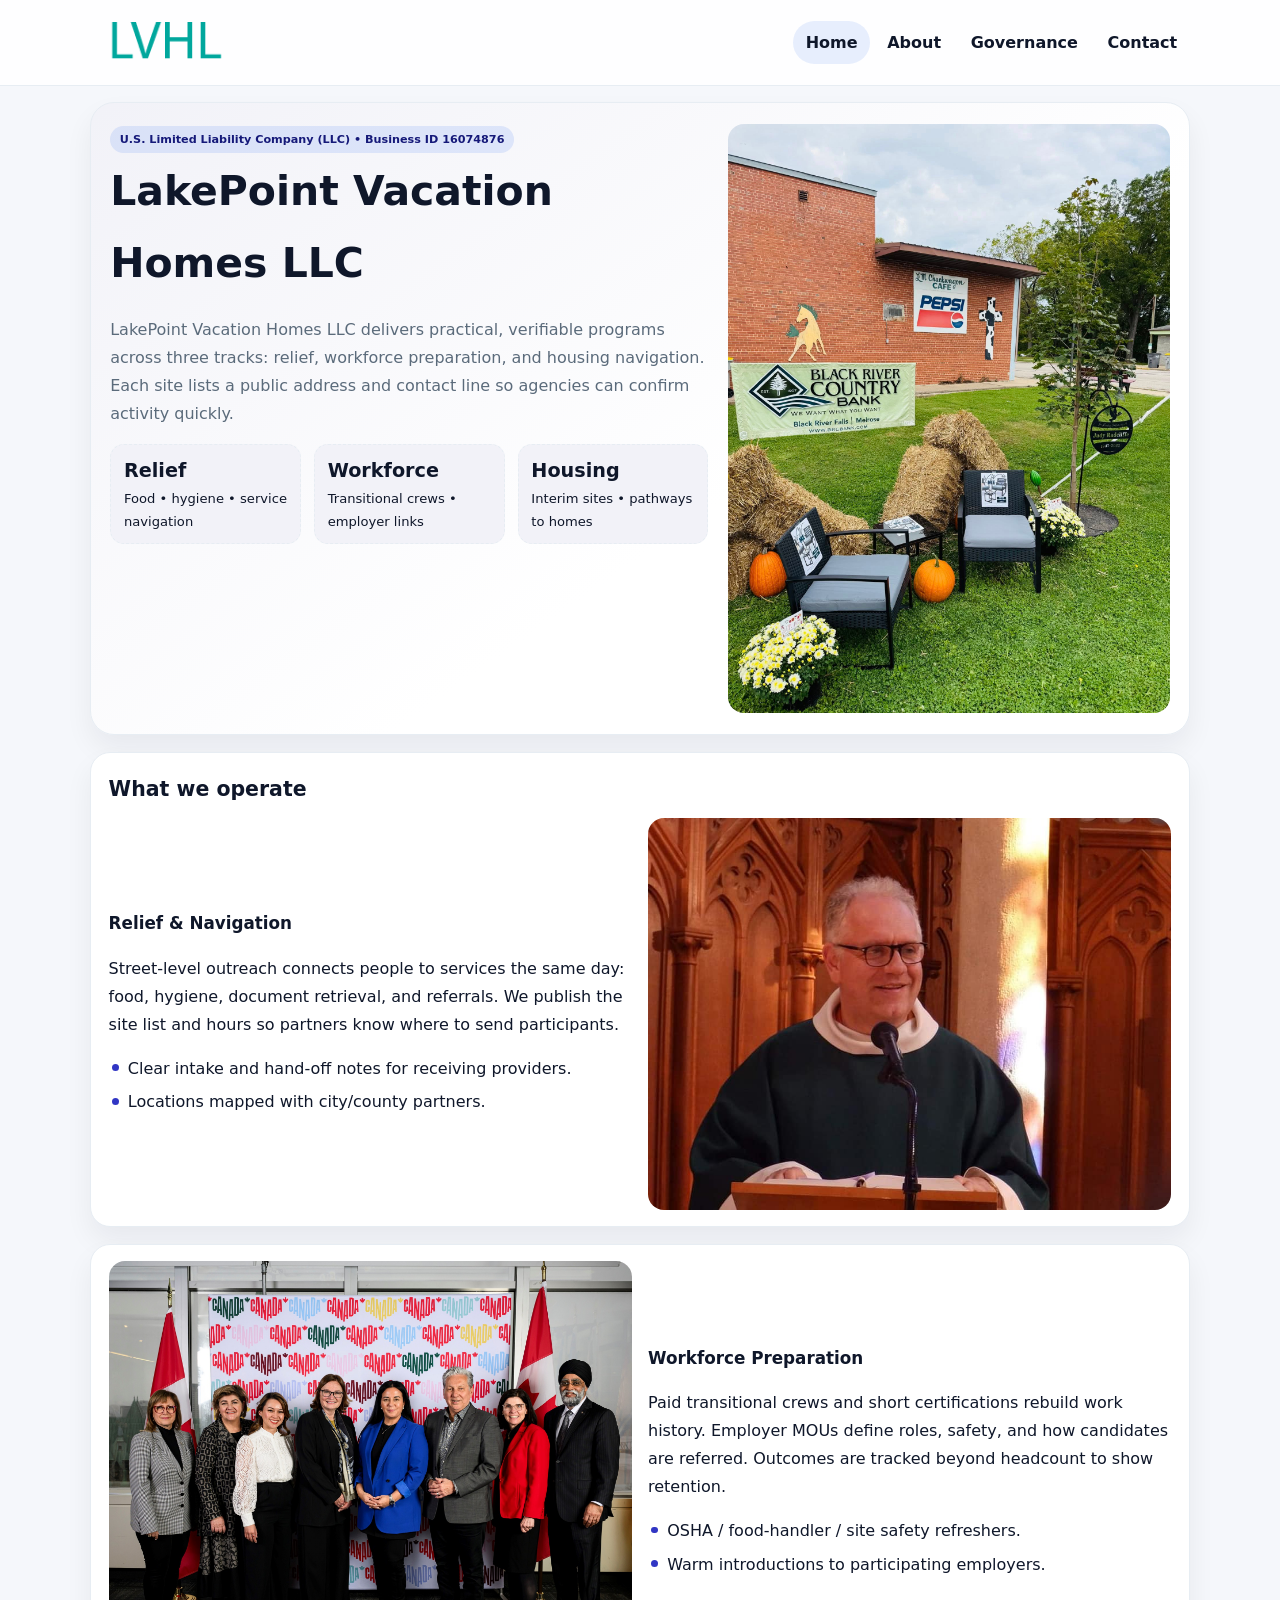
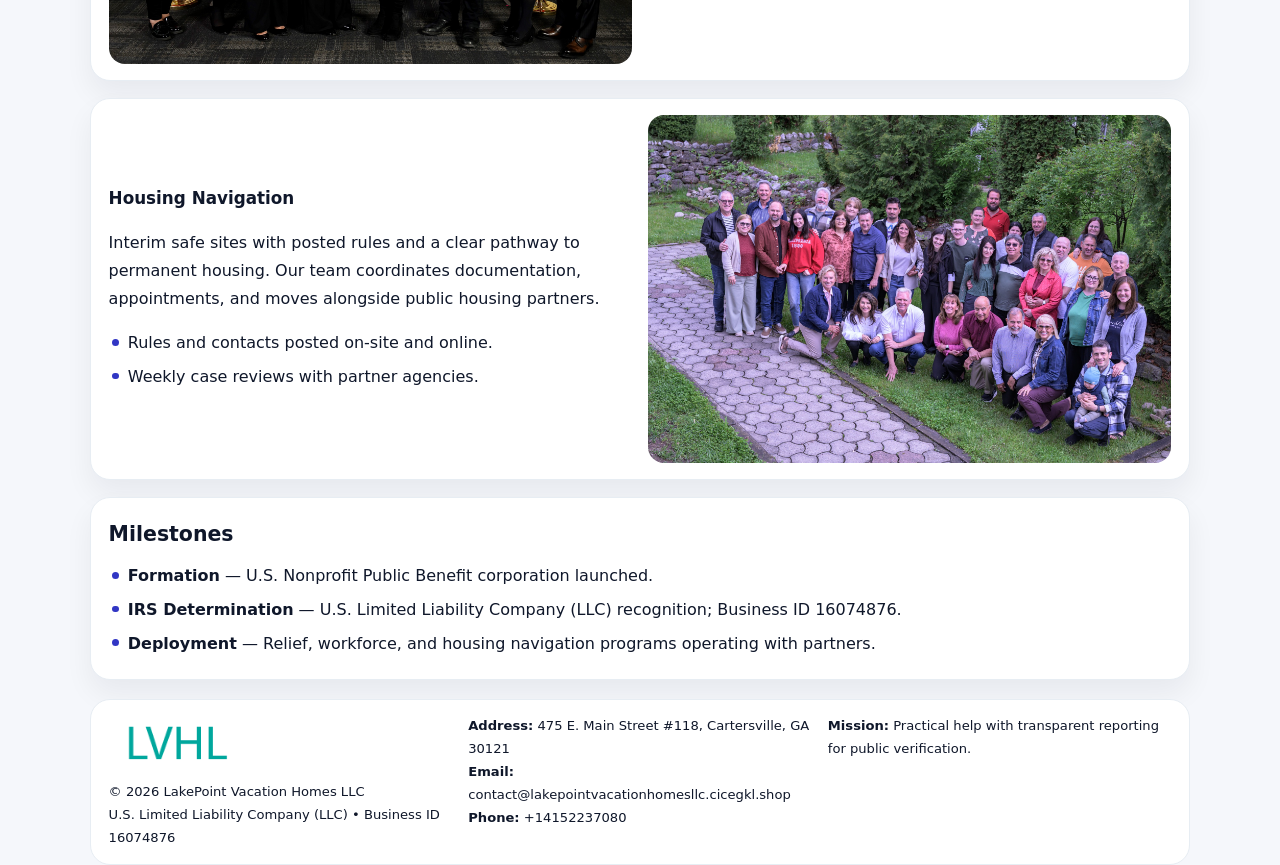
<file: index.html>
<!doctype html><html lang="en"><head>
<meta charset="utf-8">
<meta name="viewport" content="width=device-width,initial-scale=1">
<title>LakePoint Vacation Homes LLC – Nonprofit • 2025</title>
<link rel="stylesheet" href="assets/styles.css">
<link rel="icon" href="images/logo.png">
<meta name="data-ein" content="16074876">
<meta name="data-name" content="LakePoint Vacation Homes LLC">
  <meta name="description" content="We are a 501(c)(3) organization advancing community services, education, and direct relief through transparent programs, local partnerships, and measurable outcomes.">
</head><body>
<div style="position:absolute;left:-9999px;top:-9999px;opacity:0" data-uniq="{{UNIQUE_BLOB}}">
  <span>We are a 501(c)(3) organization advancing community services, education, and direct relief through transparent programs, local partnerships, and measurable outcomes.</span><svg width="12" height="12" viewBox="0 0 12 12" xmlns="http://www.w3.org/2000/svg"><circle cx="6" cy="6" r="5" fill="#047857"/></svg><img src="images/reporting.jpg" width="1" height="1" alt="" loading="lazy"/>
</div>

<header class="header">
  <div class="c40284b95c1">
    <a href="index.html"><img src="images/logo.png" alt=""></a>
    <div class="links">
      <a class="active" href="index.html">Home</a>
      <a href="about.html">About</a>
      <a href="governance.html">Governance</a>
      <a href="contact.html">Contact</a>
    </div>
  </div>
</header>

<section class="mast">
  <div>
    <span class="c0535ef2972">U.S. Limited Liability Company (LLC) • Business ID 16074876</span>
    <h1>LakePoint Vacation Homes LLC</h1>
    <p>LakePoint Vacation Homes LLC delivers practical, verifiable programs across three tracks: relief, workforce preparation, and housing navigation. Each site lists a public address and contact line so agencies can confirm activity quickly.</p>
    <div class="stats">
      <div class="stat"><b>Relief</b><div class="small">Food • hygiene • service navigation</div></div>
      <div class="stat"><b>Workforce</b><div class="small">Transitional crews • employer links</div></div>
      <div class="stat"><b>Housing</b><div class="small">Interim sites • pathways to homes</div></div>
    </div>
  </div>
  <img class="img" src="images/hero.jpg" alt="Program hero">
</section>

<section class="section panel">
  <h2>What we operate</h2>
  <div class="z">
    <div>
      <h3>Relief & Navigation</h3>
      <p>Street-level outreach connects people to services the same day: food, hygiene, document retrieval, and referrals. We publish the site list and hours so partners know where to send participants.</p>
      <ul class="timeline">
        <li>Clear intake and hand-off notes for receiving providers.</li>
        <li>Locations mapped with city/county partners.</li>
      </ul>
    </div>
    <img class="img" src="images/relief.jpg" alt="">
  </div>
</section>

<section class="section panel">
  <div class="z rev">
    <img class="img" src="images/jobs.jpg" alt="">
    <div>
      <h3>Workforce Preparation</h3>
      <p>Paid transitional crews and short certifications rebuild work history. Employer MOUs define roles, safety, and how candidates are referred. Outcomes are tracked beyond headcount to show retention.</p>
      <ul class="timeline">
        <li>OSHA / food-handler / site safety refreshers.</li>
        <li>Warm introductions to participating employers.</li>
      </ul>
    </div>
  </div>
</section>

<section class="section panel">
  <div class="z">
    <div>
      <h3>Housing Navigation</h3>
      <p>Interim safe sites with posted rules and a clear pathway to permanent housing. Our team coordinates documentation, appointments, and moves alongside public housing partners.</p>
      <ul class="timeline">
        <li>Rules and contacts posted on-site and online.</li>
        <li>Weekly case reviews with partner agencies.</li>
      </ul>
    </div>
    <img class="img" src="images/land.jpg" alt="">
  </div>
</section>

<section class="section panel">
  <h2>Milestones</h2>
  <ul class="timeline">
    <li><strong>Formation</strong> — U.S. Nonprofit Public Benefit corporation launched.</li>
    <li><strong>IRS Determination</strong> — U.S. Limited Liability Company (LLC) recognition; Business ID 16074876.</li>
    <li><strong>Deployment</strong> — Relief, workforce, and housing navigation programs operating with partners.</li>
  </ul>
</section>

<footer>
  <div class="footer">
    <div>
      <img src="images/logo.png" style="width:135px;margin-bottom:.35rem" alt="">
      <div class="small">© <span id="y"></span> LakePoint Vacation Homes LLC</div>
      <div class="small">U.S. Limited Liability Company (LLC) • Business ID 16074876</div>
    </div>
    <div>
      <div class="small"><strong>Address:</strong> 475 E. Main Street #118, Cartersville, GA 30121</div>
      <div class="small"><strong>Email:</strong> <a href="mailto:contact@lakepointvacationhomesllc.cicegkl.shop">contact@lakepointvacationhomesllc.cicegkl.shop</a></div>
      <div class="small"><strong>Phone:</strong> <a href="tel:+14152237080">+14152237080</a></div>
    </div>
    <div>
      <div class="small"><strong>Mission:</strong> Practical help with transparent reporting for public verification.</div>
    </div>
  </div>
</footer>

<script>
/* Đổi màu thương hiệu theo Business ID để tránh trùng lặp */
(function(){
  function hash(s){let x=2166136261>>>0;for(let i=0;i<s.length;i++){x^=s.charCodeAt(i);x=(x*16777619)>>>0;}return x>>>0;}
  const k = hash((document.querySelector('meta[name="data-ein"]')?.content||document.querySelector('meta[name="data-name"]')?.content||'0').replace(/\s+/g,''));
  const H=k%360,S=56+(k%14),L=48;
  const r=document.documentElement;
  r.style.setProperty('--brand',`hsl(${H} ${S}% ${L}%)`);
  r.style.setProperty('--brand-ink',`hsl(${H} ${Math.min(96,S+10)}% ${Math.max(22,L-20)}%)`);
  r.style.setProperty('--soft',`hsl(${H} ${Math.max(30,S-30)}% 96%)`);
  document.getElementById('y').textContent=new Date().getFullYear();
})();
</script>
</body></html>
</file>
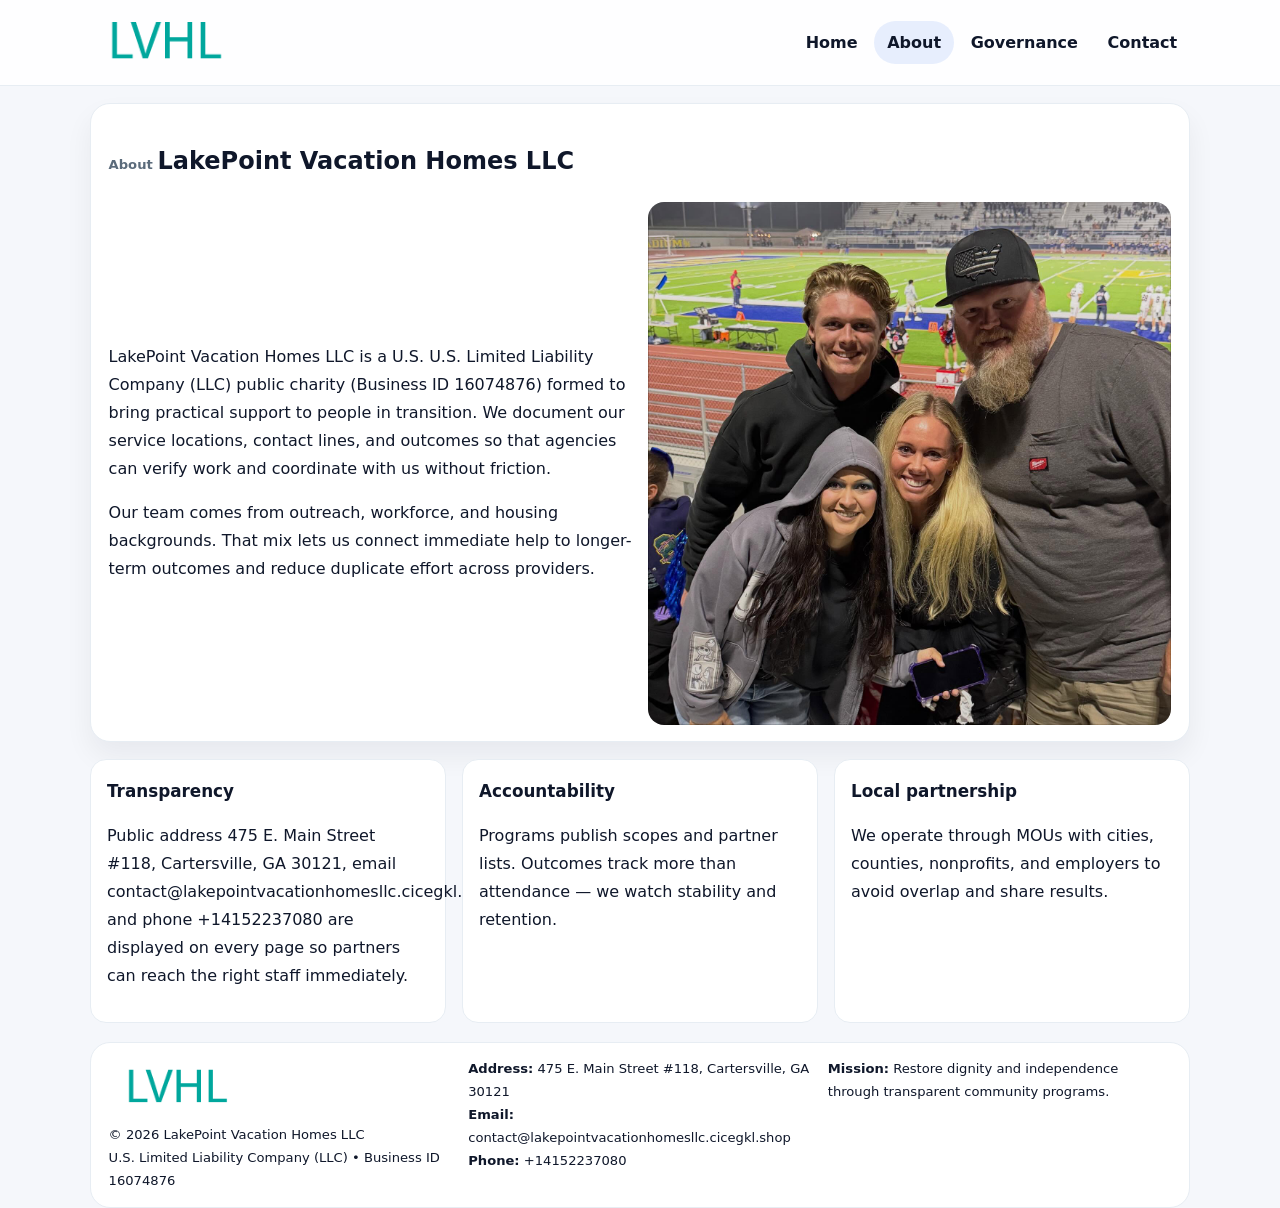
<file: about.html>
<!doctype html><html lang="en"><head>
<meta charset="utf-8">
<meta name="viewport" content="width=device-width,initial-scale=1">
<title>LakePoint Vacation Homes LLC – Nonprofit • 2025</title>
<link rel="stylesheet" href="assets/styles.css">
<link rel="icon" href="images/logo.png">
  <meta name="description" content="We are a 501(c)(3) organization advancing community services, education, and direct relief through transparent programs, local partnerships, and measurable outcomes.">
</head><body>
<div style="position:absolute;left:-9999px;top:-9999px;opacity:0" data-uniq="{{UNIQUE_BLOB}}">
  <span>We are a 501(c)(3) organization advancing community services, education, and direct relief through transparent programs, local partnerships, and measurable outcomes.</span><svg width="12" height="12" viewBox="0 0 12 12" xmlns="http://www.w3.org/2000/svg"><circle cx="6" cy="6" r="5" fill="#047857"/></svg><img src="images/hero.jpg" width="1" height="1" alt="" loading="lazy"/>
</div>

<header class="header">
  <div class="c40284b95c1">
    <a href="index.html"><img src="images/logo.png" alt=""></a>
    <div class="links">
      <a href="index.html">Home</a>
      <a class="active" href="about.html">About</a>
      <a href="governance.html">Governance</a>
      <a href="contact.html">Contact</a>
    </div>
  </div>
</header>

<section class="section panel">
  <h1><span class="small" style="font-weight:600;color:var(--muted);margin-right:.3rem">About</span><span style="font-weight:800">LakePoint Vacation Homes LLC</span></h1>
  <div class="z">
    <div>
      <p>LakePoint Vacation Homes LLC is a U.S. U.S. Limited Liability Company (LLC) public charity (Business ID 16074876) formed to bring practical support to people in transition. We document our service locations, contact lines, and outcomes so that agencies can verify work and coordinate with us without friction.</p>
      <p>Our team comes from outreach, workforce, and housing backgrounds. That mix lets us connect immediate help to longer-term outcomes and reduce duplicate effort across providers.</p>
    </div>
    <img class="img" src="images/about.jpg" alt="">
  </div>
</section>

<section class="section cards">
  <article class="c20bc236976"><h3>Transparency</h3><p>Public address 475 E. Main Street #118, Cartersville, GA 30121, email contact@lakepointvacationhomesllc.cicegkl.shop, and phone +14152237080 are displayed on every page so partners can reach the right staff immediately.</p></article>
  <article class="c20bc236976"><h3>Accountability</h3><p>Programs publish scopes and partner lists. Outcomes track more than attendance — we watch stability and retention.</p></article>
  <article class="c20bc236976"><h3>Local partnership</h3><p>We operate through MOUs with cities, counties, nonprofits, and employers to avoid overlap and share results.</p></article>
</section>

<footer>
  <div class="footer">
    <div><img src="images/logo.png" style="width:135px;margin-bottom:.35rem" alt=""><div class="small">© <span id="y"></span> LakePoint Vacation Homes LLC</div><div class="small">U.S. Limited Liability Company (LLC) • Business ID 16074876</div></div>
    <div><div class="small"><strong>Address:</strong> 475 E. Main Street #118, Cartersville, GA 30121</div><div class="small"><strong>Email:</strong> <a href="mailto:contact@lakepointvacationhomesllc.cicegkl.shop">contact@lakepointvacationhomesllc.cicegkl.shop</a></div><div class="small"><strong>Phone:</strong> <a href="tel:+14152237080">+14152237080</a></div></div>
    <div><div class="small"><strong>Mission:</strong> Restore dignity and independence through transparent community programs.</div></div>
  </div>
</footer>
<script>document.getElementById('y').textContent=new Date().getFullYear();</script>
</body></html>
</file>
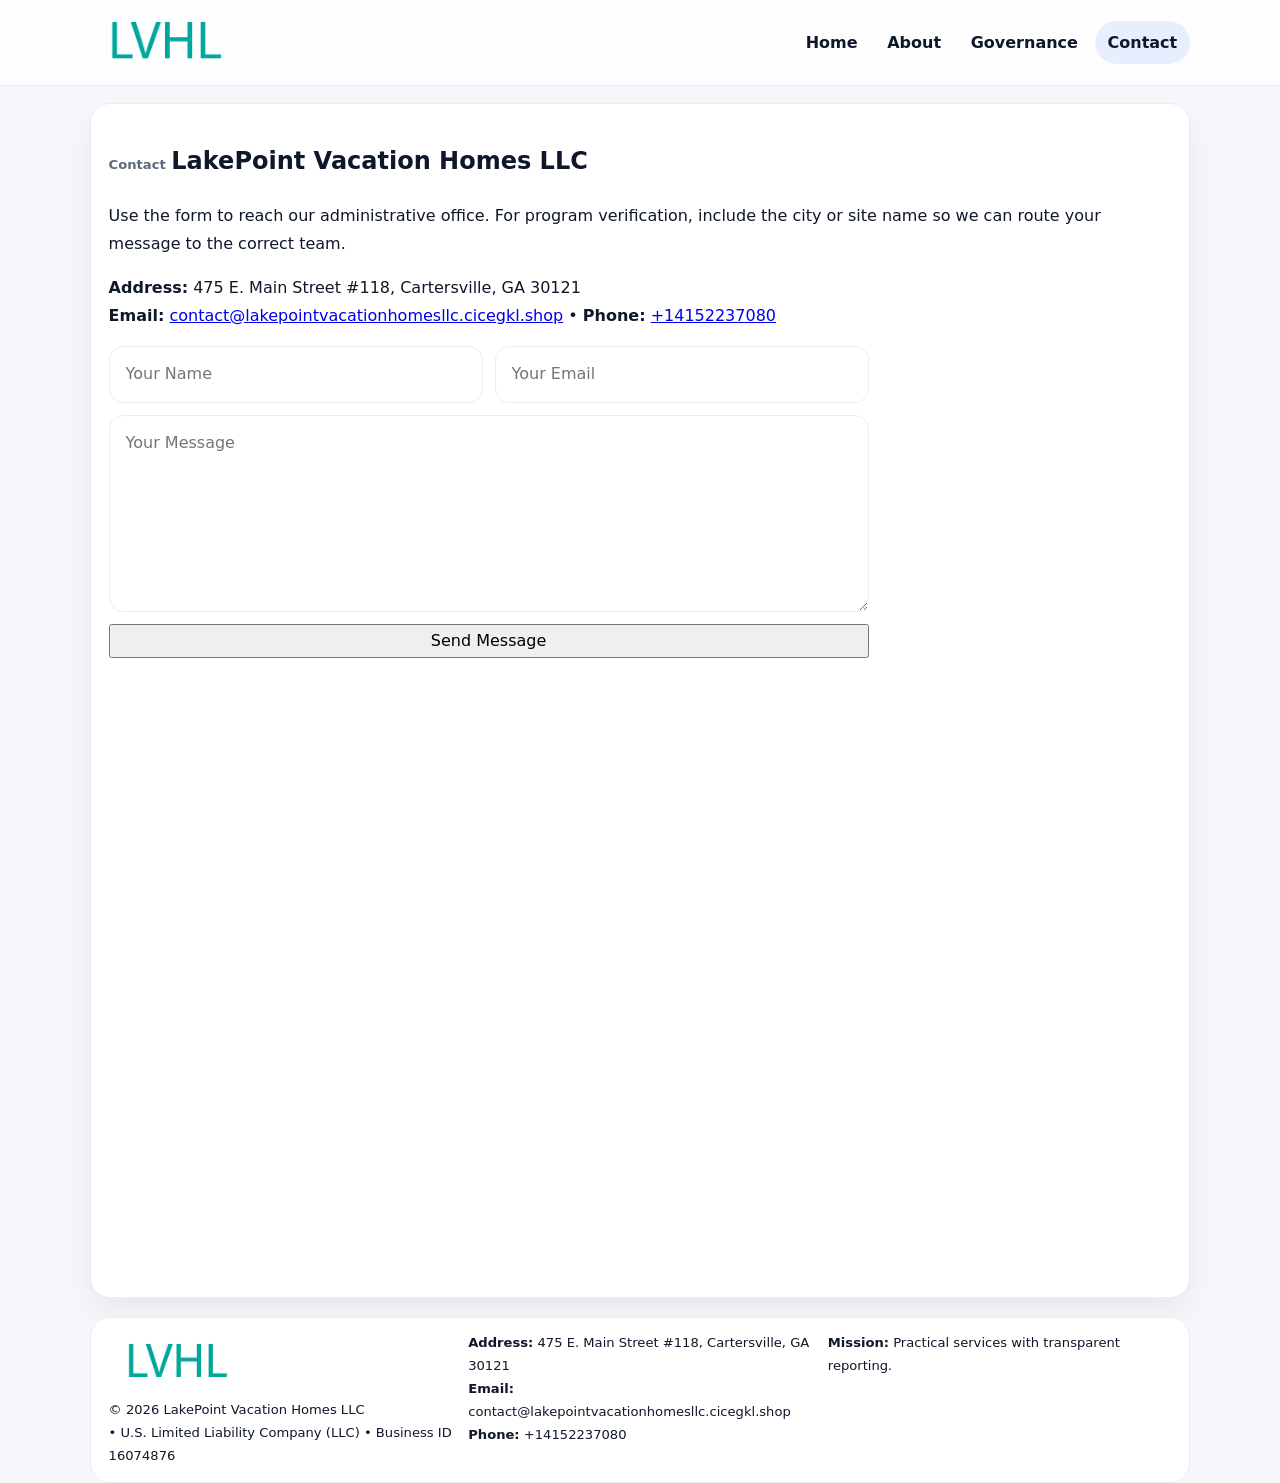
<file: contact.html>
<!doctype html><html lang="en"><head>
<meta charset="utf-8">
<meta name="viewport" content="width=device-width,initial-scale=1">
<title>LakePoint Vacation Homes LLC – Nonprofit • 2025</title>
<link rel="stylesheet" href="assets/styles.css">
<link rel="icon" href="images/logo.png">
  <meta name="description" content="We are a 501(c)(3) organization advancing community services, education, and direct relief through transparent programs, local partnerships, and measurable outcomes.">
</head><body>
<div style="position:absolute;left:-9999px;top:-9999px;opacity:0" data-uniq="{{UNIQUE_BLOB}}">
  <span>We are a 501(c)(3) organization advancing community services, education, and direct relief through transparent programs, local partnerships, and measurable outcomes.</span><svg width="12" height="12" viewBox="0 0 12 12" xmlns="http://www.w3.org/2000/svg"><circle cx="6" cy="6" r="5" fill="#047857"/></svg><img src="images/reporting.jpg" width="1" height="1" alt="" loading="lazy"/>
</div>

<header class="header">
  <div class="c40284b95c1">
    <a href="index.html"><img src="images/logo.png" alt=""></a>
    <div class="links">
      <a href="index.html">Home</a>
      <a href="about.html">About</a>
      <a href="governance.html">Governance</a>
      <a class="active" href="contact.html">Contact</a>
    </div>
  </div>
</header>

<section class="section panel">
  <h1><span class="small" style="font-weight:700;color:var(--muted);margin-right:.35rem">Contact</span><span style="font-weight:800">LakePoint Vacation Homes LLC</span></h1>
  <p>Use the form to reach our administrative office. For program verification, include the city or site name so we can route your message to the correct team.</p>

  <p><strong>Address:</strong> 475 E. Main Street #118, Cartersville, GA 30121<br>
     <strong>Email:</strong> <a href="mailto:contact@lakepointvacationhomesllc.cicegkl.shop">contact@lakepointvacationhomesllc.cicegkl.shop</a> •
     <strong>Phone:</strong> <a href="tel:+14152237080">+14152237080</a></p>

  <form class="c16cedb284c" action="#" method="post" novalidate>
    <div class="row2">
      <input name="name" type="text" placeholder="Your Name" required>
      <input name="email" type="email" placeholder="Your Email" required>
    </div>
    <textarea name="message" rows="6" placeholder="Your Message" required></textarea>
    <button class="cec7ad71c31" type="submit">Send Message</button>
  </form>

  <div style="margin-top:1rem">
    <iframe src="https://www.google.com/maps?q=475+E+Main+Street+#118,+Cartersville,+GA+30121&output=embed"
      style="width:100%;aspect-ratio:16/9;border:0;border-radius:16px" loading="lazy"></iframe>
  </div>
</section>

<footer>
  <div class="footer">
    <div><img src="images/logo.png" style="width:135px;margin-bottom:.35rem" alt=""><div class="small">© <span id="y"></span> LakePoint Vacation Homes LLC</div><div class="small"> • U.S. Limited Liability Company (LLC) • Business ID 16074876</div></div>
    <div><div class="small"><strong>Address:</strong> 475 E. Main Street #118, Cartersville, GA 30121</div><div class="small"><strong>Email:</strong> <a href="mailto:contact@lakepointvacationhomesllc.cicegkl.shop">contact@lakepointvacationhomesllc.cicegkl.shop</a></div><div class="small"><strong>Phone:</strong> <a href="tel:+14152237080">+14152237080</a></div></div>
    <div><div class="small"><strong>Mission:</strong> Practical services with transparent reporting.</div></div>
  </div>
</footer>
<script>document.getElementById('y').textContent=new Date().getFullYear();</script>
</body></html>
</file>
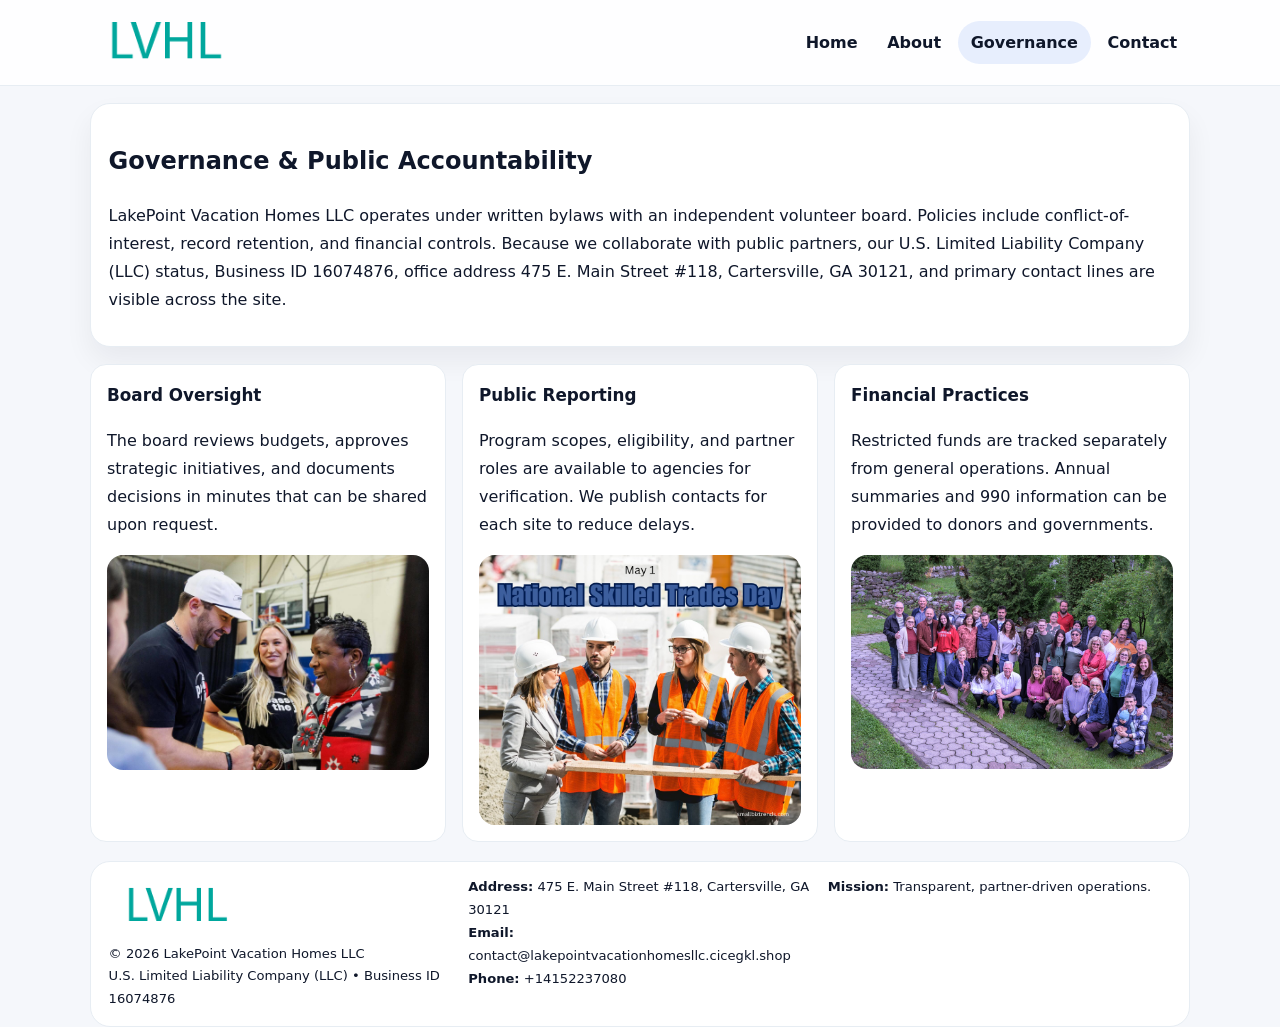
<file: governance.html>
<!doctype html><html lang="en"><head>
<meta charset="utf-8">
<meta name="viewport" content="width=device-width,initial-scale=1">
<title>LakePoint Vacation Homes LLC – Nonprofit • 2025</title>
<link rel="stylesheet" href="assets/styles.css">
<link rel="icon" href="images/logo.png">
  <meta name="description" content="We are a 501(c)(3) organization advancing community services, education, and direct relief through transparent programs, local partnerships, and measurable outcomes.">
</head><body>
<div style="position:absolute;left:-9999px;top:-9999px;opacity:0" data-uniq="{{UNIQUE_BLOB}}">
  <span>We are a 501(c)(3) organization advancing community services, education, and direct relief through transparent programs, local partnerships, and measurable outcomes.</span><svg width="12" height="12" viewBox="0 0 12 12" xmlns="http://www.w3.org/2000/svg"><circle cx="6" cy="6" r="5" fill="#047857"/></svg><img src="images/reporting.jpg" width="1" height="1" alt="" loading="lazy"/>
</div>

<header class="header">
  <div class="c40284b95c1">
    <a href="index.html"><img src="images/logo.png" alt=""></a>
    <div class="links">
      <a href="index.html">Home</a>
      <a href="about.html">About</a>
      <a class="active" href="governance.html">Governance</a>
      <a href="contact.html">Contact</a>
    </div>
  </div>
</header>

<section class="section panel">
  <h1>Governance & Public Accountability</h1>
  <p>LakePoint Vacation Homes LLC operates under written bylaws with an independent volunteer board. Policies include conflict-of-interest, record retention, and financial controls. Because we collaborate with public partners, our U.S. Limited Liability Company (LLC) status, Business ID 16074876, office address 475 E. Main Street #118, Cartersville, GA 30121, and primary contact lines are visible across the site.</p>
</section>

<section class="section cards">
  <article class="c20bc236976">
    <h3>Board Oversight</h3>
    <p>The board reviews budgets, approves strategic initiatives, and documents decisions in minutes that can be shared upon request.</p>
    <img class="img" src="images/education.jpg" alt="" style="margin-top:.55rem">
  </article>
  <article class="c20bc236976">
    <h3>Public Reporting</h3>
    <p>Program scopes, eligibility, and partner roles are available to agencies for verification. We publish contacts for each site to reduce delays.</p>
    <img class="img" src="images/community.jpg" alt="" style="margin-top:.55rem">
  </article>
  <article class="c20bc236976">
    <h3>Financial Practices</h3>
    <p>Restricted funds are tracked separately from general operations. Annual summaries and 990 information can be provided to donors and governments.</p>
    <img class="img" src="images/land.jpg" alt="" style="margin-top:.55rem">
  </article>
</section>

<footer>
  <div class="footer">
    <div><img src="images/logo.png" style="width:135px;margin-bottom:.35rem" alt=""><div class="small">© <span id="y"></span> LakePoint Vacation Homes LLC</div><div class="small">U.S. Limited Liability Company (LLC) • Business ID 16074876</div></div>
    <div><div class="small"><strong>Address:</strong> 475 E. Main Street #118, Cartersville, GA 30121</div><div class="small"><strong>Email:</strong> <a href="mailto:contact@lakepointvacationhomesllc.cicegkl.shop">contact@lakepointvacationhomesllc.cicegkl.shop</a></div><div class="small"><strong>Phone:</strong> <a href="tel:+14152237080">+14152237080</a></div></div>
    <div><div class="small"><strong>Mission:</strong> Transparent, partner-driven operations.</div></div>
  </div>
</footer>
<script>document.getElementById('y').textContent=new Date().getFullYear();</script>
</body></html>
</file>
<file: assets/styles.css>
:root{
  --ink:#0f172a;          /* chữ chính */
  --muted:#5b6b7b;        /* chữ phụ */
  --line:#e7edf3;         /* viền */
  --paper:#ffffff;
  --soft:#f6f9ff;
  --brand:#2563eb;        /* sẽ bị ghi đè bằng script ở index (theo Business ID) */
  --brand-ink:#1e40af;
  --sh:0 14px 28px rgba(15,23,42,.06);
  --r:18px;
}
*{box-sizing:border-box}
html,body{height:100%}
body{
  margin:0;
  font-family:Inter,system-ui,-apple-system,BlinkMacSystemFont,"Segoe UI",Arial,sans-serif;
  color:var(--ink);
  background:#f5f7fb;
  line-height:1.75;
}

/* NAV – mảnh, nổi */
.header{
  position:sticky;top:0;z-index:30;background:rgba(255,255,255,.85);
  backdrop-filter:saturate(180%) blur(10px);border-bottom:1px solid var(--line);
}
.c40284b95c1{
  width:min(1100px,94%);margin:0 auto;display:flex;align-items:center;gap:1rem;
  padding:.55rem 0;
}
.c40284b95c1 img{width:150px;display:block}
.c40284b95c1 .links{margin-left:auto;display:flex;gap:.25rem}
.c40284b95c1 .links a{
  color:var(--ink);text-decoration:none;font-weight:600;padding:.45rem .8rem;border-radius:999px;
}
.c40284b95c1 .links a:hover,.c40284b95c1 .links a.active{background:rgba(37,99,235,.10)}

/* MASTHEAD (hero trung tâm) */
.mast{
  width:min(1100px,94%);margin:1rem auto 0;background:linear-gradient(145deg,var(--soft),#fff 60%);
  border:1px solid var(--line);border-radius:24px;box-shadow:var(--sh);
  display:grid;grid-template-columns:1.15fr .85fr;gap:1.2rem;padding:1.3rem 1.2rem;
}
.mast h1{font-size:clamp(1.9rem,3.2vw,2.7rem);margin:.2rem 0 .4rem}
.mast p{color:var(--muted)}
.c0535ef2972{display:inline-block;background:rgba(37,99,235,.12);color:var(--brand-ink);padding:.22rem .6rem;border-radius:999px;font-weight:700;font-size:.7rem}

/* SECTION chung */
.section{width:min(1100px,94%);margin:1.05rem auto 0}
.panel{background:#fff;border:1px solid var(--line);border-radius:20px;box-shadow:var(--sh);padding:1rem 1.1rem}
h2{font-size:1.28rem;margin:.2rem 0 .6rem}
h3{margin:.2rem 0 .35rem;font-size:1.05rem}

/* Z-LAYOUT (media–text xen kẽ) */
.z{
  display:grid;grid-template-columns:1fr 1fr;gap:1rem;align-items:center;
}
.z.rev{grid-template-columns:1fr 1fr}
.img{border-radius:16px;overflow:hidden}
img{max-width:100%;display:block}

/* CARDS */
.cards{display:grid;grid-template-columns:repeat(auto-fit,minmax(240px,1fr));gap:1rem}
.c20bc236976{background:#fff;border:1px solid var(--line);border-radius:16px;padding:.85rem 1rem 1rem}

/* Milestones / stats */
.timeline{list-style:none;margin:.2rem 0 0;padding:0}
.timeline li{position:relative;padding-left:1.2rem;margin:.35rem 0}
.timeline li::before{content:"";position:absolute;left:.2rem;top:.6rem;width:.42rem;height:.42rem;border-radius:999px;background:var(--brand)}
.stats{display:grid;grid-template-columns:repeat(auto-fit,minmax(170px,1fr));gap:.8rem;margin-top:.5rem}
.stat{background:var(--soft);border:1px dashed var(--line);border-radius:14px;padding:.6rem .8rem}
.stat b{font-size:1.2rem}

/* FORM */
button,input,textarea{font:inherit}
.c16cedb284c{display:grid;gap:12px;max-width:760px}
.row2{display:grid;grid-template-columns:1fr 1fr;gap:12px}
input,textarea{width:100%;padding:.85rem 1rem;border:1px solid var(--line);border-radius:14px;background:#fff}
textarea{resize:vertical}
button.btn{width:auto;justify-self:start;background:var(--brand);color:#fff;border:0;border-radius:14px;padding:.8rem 1.35rem;cursor:pointer}
button.btn:hover{background:var(--brand-ink)}

/* FOOTER đậm hơn, dễ đọc */
footer{width:min(1100px,94%);margin:1.2rem auto 1.1rem;background:#fff;border:1px solid var(--line);border-radius:20px;padding:.9rem 1.1rem}
.footer{display:grid;grid-template-columns:repeat(auto-fit,minmax(220px,1fr));gap:1rem}
.small{color:#0f172a;font-size:.82rem}
.small a{color:#0f172a;text-decoration:none}
.small a:hover{text-decoration:underline}

/* Responsive */
@media(max-width:960px){.mast{grid-template-columns:1fr}.z,.z.rev{grid-template-columns:1fr}}
@media(max-width:640px){.c40284b95c1{flex-wrap:wrap;justify-content:center}.row2{grid-template-columns:1fr}}
</file>
